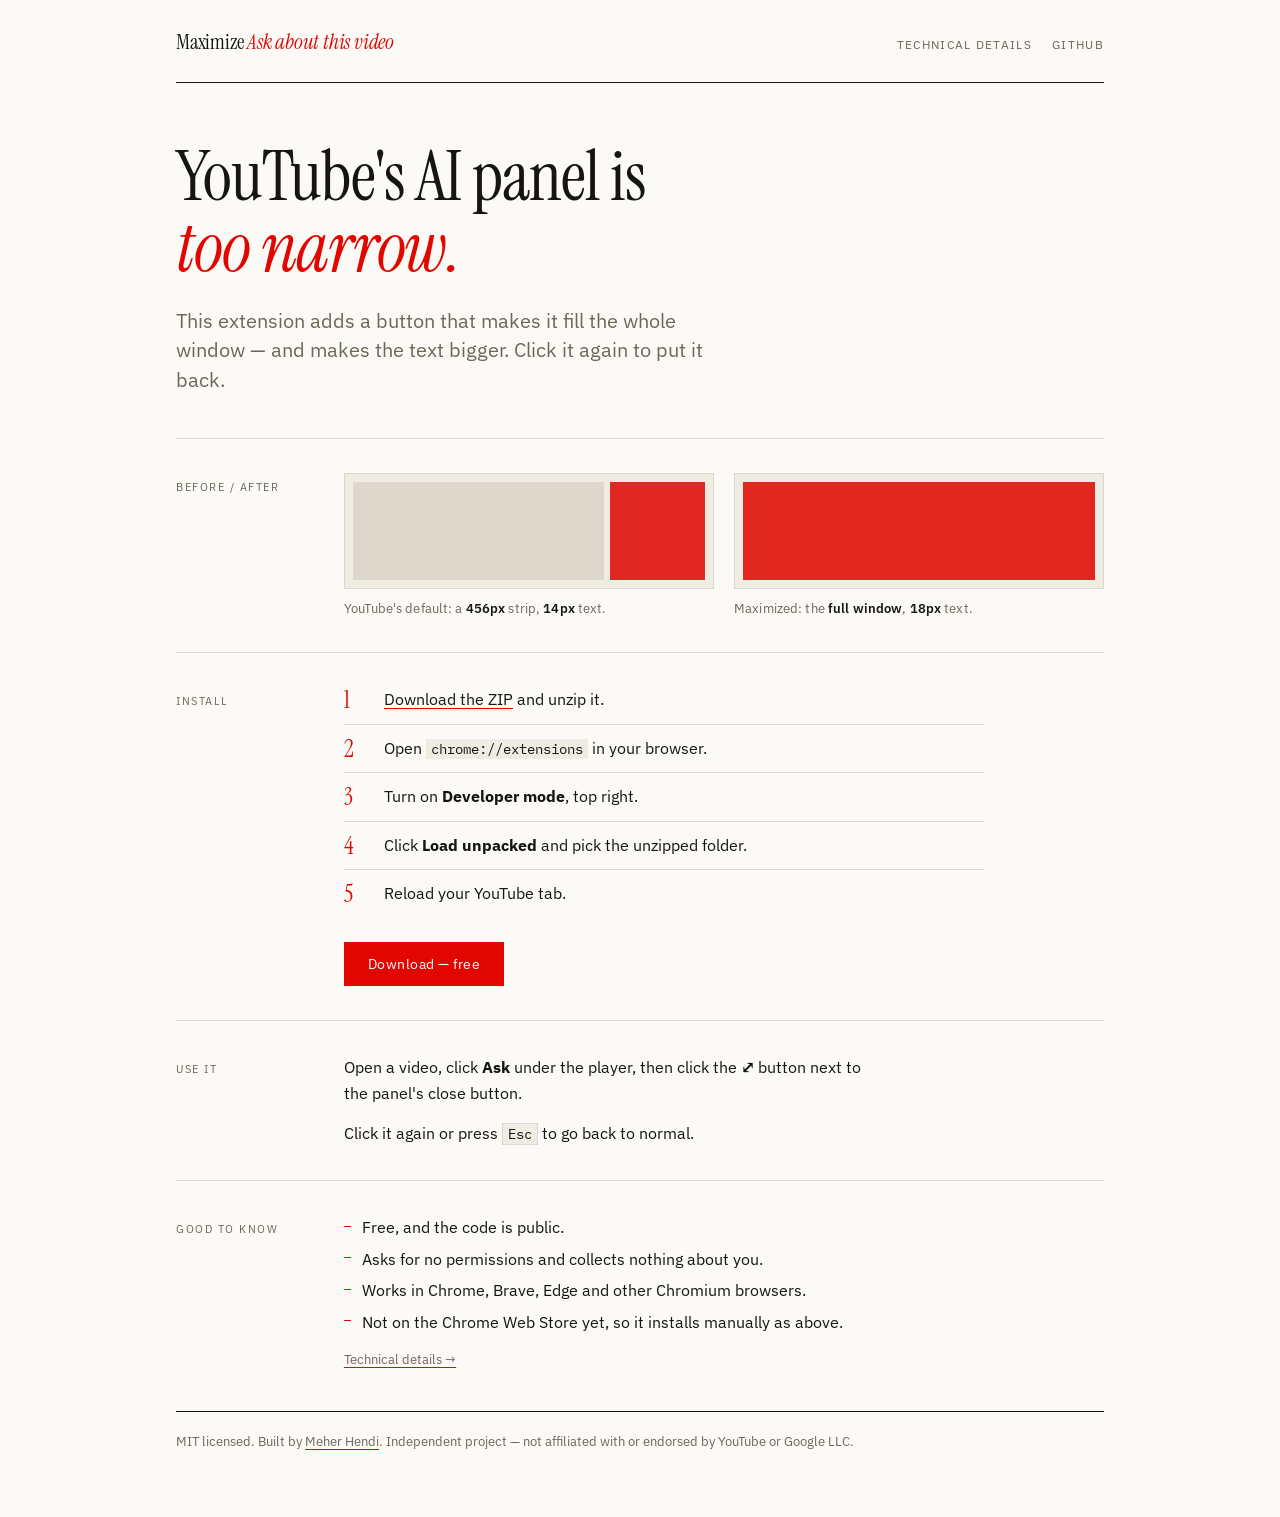
<file: docs/index.html>
<!DOCTYPE html>
<html lang="en">
<head>
<meta charset="utf-8">
<meta name="viewport" content="width=device-width, initial-scale=1">
<title>Maximize "Ask about this video" — full-width YouTube AI panel</title>
<meta name="description" content="A free Chrome extension that makes YouTube's narrow &quot;Ask about this video&quot; AI panel fill the whole browser window, with bigger text. No permissions, no tracking.">
<link rel="canonical" href="https://meherhendi.github.io/youtube-ask-maximizer/">
<link rel="icon" href="icon128.png" type="image/png">

<meta property="og:type" content="website">
<meta property="og:url" content="https://meherhendi.github.io/youtube-ask-maximizer/">
<meta property="og:title" content="Maximize &quot;Ask about this video&quot;">
<meta property="og:description" content="Make YouTube's narrow AI panel fill the whole window, with bigger text. Free and open source.">
<meta property="og:image" content="https://meherhendi.github.io/youtube-ask-maximizer/og.png">
<meta property="og:image:width" content="1200">
<meta property="og:image:height" content="630">
<meta name="twitter:card" content="summary_large_image">
<meta name="twitter:title" content="Maximize &quot;Ask about this video&quot;">
<meta name="twitter:description" content="Make YouTube's narrow AI panel fill the whole window, with bigger text. Free and open source.">
<meta name="twitter:image" content="https://meherhendi.github.io/youtube-ask-maximizer/og.png">

<link rel="preconnect" href="https://fonts.googleapis.com">
<link rel="preconnect" href="https://fonts.gstatic.com" crossorigin>
<link href="https://fonts.googleapis.com/css2?family=IBM+Plex+Mono:wght@400&family=IBM+Plex+Sans:wght@400;600&family=Instrument+Serif:ital@0;1&display=swap" rel="stylesheet">
<link rel="stylesheet" href="style.css">

<script type="application/ld+json">
{
  "@context": "https://schema.org",
  "@type": "SoftwareApplication",
  "@id": "https://meherhendi.github.io/youtube-ask-maximizer/#software",
  "name": "Maximize \"Ask about this video\"",
  "alternateName": "youtube-ask-maximizer",
  "applicationCategory": "BrowserApplication",
  "applicationSubCategory": "Browser Extension",
  "operatingSystem": "Chrome, Brave, Edge, Opera, Vivaldi (Chromium, Manifest V3)",
  "softwareVersion": "1.0.0",
  "description": "A Chrome extension that adds a maximize button to YouTube's \"Ask about this video\" AI panel, expanding it from YouTube's fixed 456px column to the full width of the browser window and increasing its body text from 14px to 18px.",
  "license": "https://opensource.org/licenses/MIT",
  "isAccessibleForFree": true,
  "offers": { "@type": "Offer", "price": "0", "priceCurrency": "USD" },
  "permissions": "none",
  "codeRepository": "https://github.com/meherhendi/youtube-ask-maximizer",
  "author": { "@type": "Person", "name": "Meher Hendi", "url": "https://github.com/meherhendi" },
  "featureList": [
    "Expands the YouTube Ask about this video panel to the full browser window width",
    "Increases panel body text from 14px to 18px while maximized",
    "One-click toggle button next to the panel's Close button",
    "Escape key restores the original width",
    "Requests zero browser permissions"
  ]
}
</script>
</head>
<body>

<div class="shell">

  <header class="masthead">
    <a class="wordmark" href="./">Maximize <em>Ask about this video</em></a>
    <nav>
      <a href="technical.html">Technical details</a>
      <a href="https://github.com/meherhendi/youtube-ask-maximizer">GitHub</a>
    </nav>
  </header>

  <div class="hero">
    <h1>YouTube's AI panel is <em>too narrow.</em></h1>
    <p class="deck">This extension adds a button that makes it fill the whole window &mdash; and makes the text bigger. Click it again to put it back.</p>
  </div>

  <div class="row">
    <h2 class="label">Before / after</h2>
    <div>
      <div class="compare">
        <figure>
          <div class="frame"><span class="stage"></span><span class="strip"></span></div>
          <figcaption>YouTube's default: a <b>456px</b> strip, <b>14px</b> text.</figcaption>
        </figure>
        <figure>
          <div class="frame frame--wide"><span class="stage"></span><span class="strip"></span></div>
          <figcaption>Maximized: the <b>full window</b>, <b>18px</b> text.</figcaption>
        </figure>
      </div>
    </div>
  </div>

  <div class="row">
    <h2 class="label">Install</h2>
    <div>
      <ol class="steps">
        <li><a href="https://github.com/meherhendi/youtube-ask-maximizer/archive/refs/heads/main.zip">Download the ZIP</a> and unzip it.</li>
        <li>Open <code>chrome://extensions</code> in your browser.</li>
        <li>Turn on <strong>Developer mode</strong>, top right.</li>
        <li>Click <strong>Load unpacked</strong> and pick the unzipped folder.</li>
        <li>Reload your YouTube tab.</li>
      </ol>
      <p style="margin-top:20px"><a class="cta" href="https://github.com/meherhendi/youtube-ask-maximizer/archive/refs/heads/main.zip">Download &mdash; free</a></p>
    </div>
  </div>

  <div class="row">
    <h2 class="label">Use it</h2>
    <div>
      <p>Open a video, click <strong>Ask</strong> under the player, then click the <strong>&#10530;</strong> button next to the panel's close button.</p>
      <p>Click it again or press <kbd>Esc</kbd> to go back to normal.</p>
    </div>
  </div>

  <div class="row">
    <h2 class="label">Good to know</h2>
    <div>
      <ul class="plain">
        <li>Free, and the code is public.</li>
        <li>Asks for no permissions and collects nothing about you.</li>
        <li>Works in Chrome, Brave, Edge and other Chromium browsers.</li>
        <li>Not on the Chrome Web Store yet, so it installs manually as above.</li>
      </ul>
      <p class="fine"><a href="technical.html">Technical details &rarr;</a></p>
    </div>
  </div>

  <footer>
    <p class="fine">MIT licensed. Built by <a href="https://github.com/meherhendi">Meher Hendi</a>. Independent project &mdash; not affiliated with or endorsed by YouTube or Google LLC.</p>
  </footer>

</div>
</body>
</html>
</file>
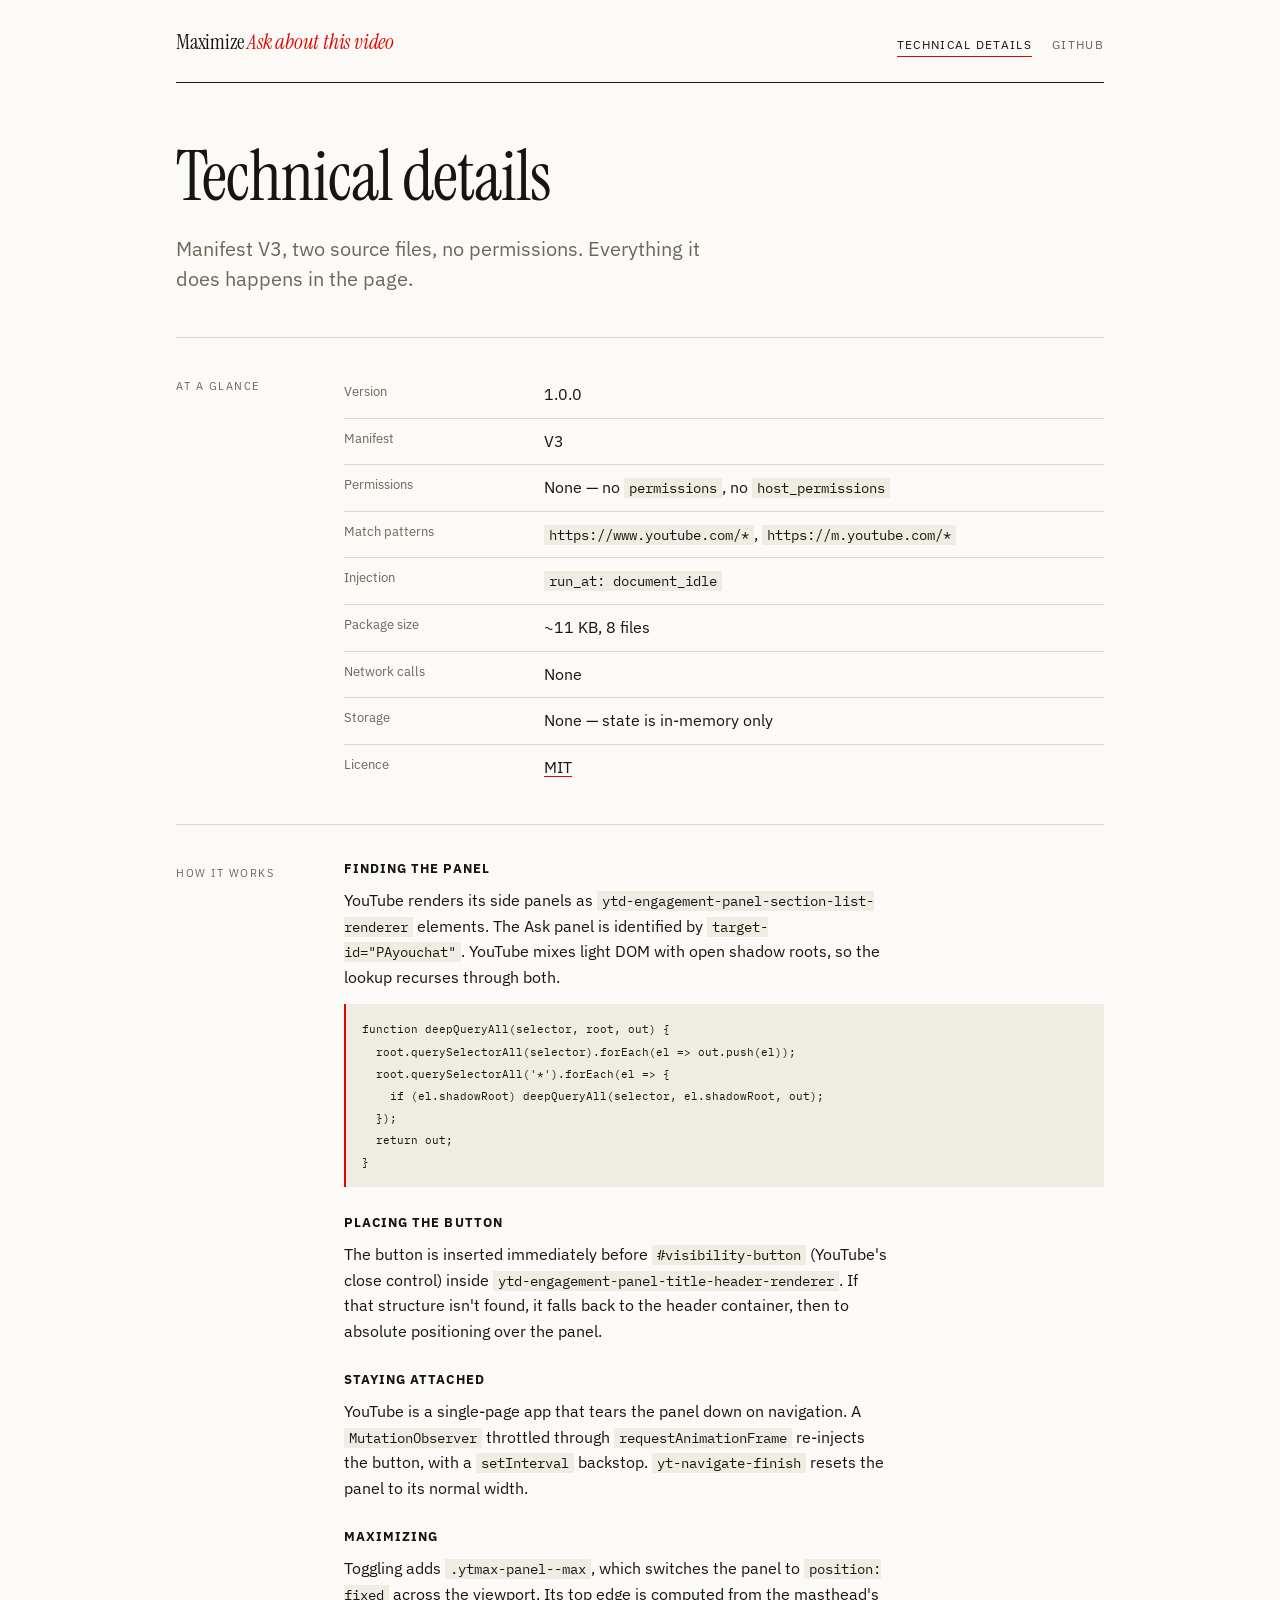
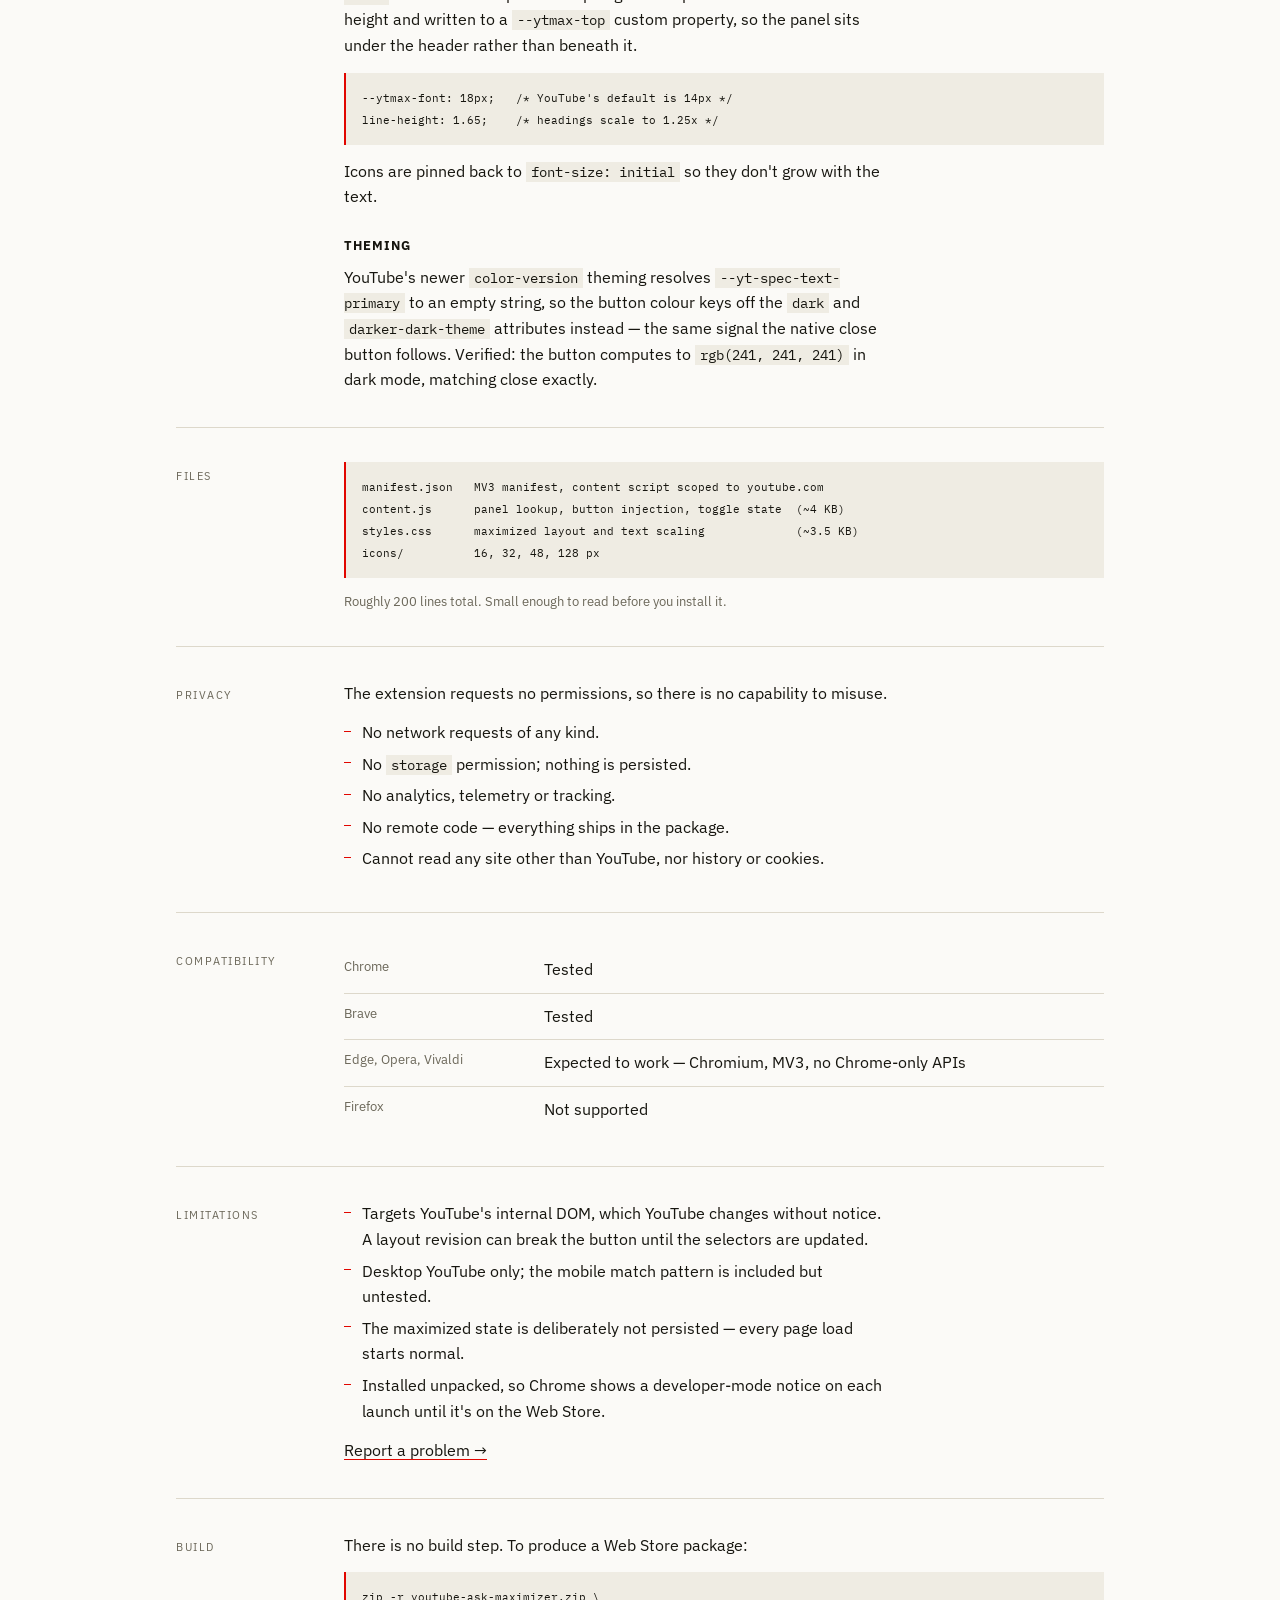
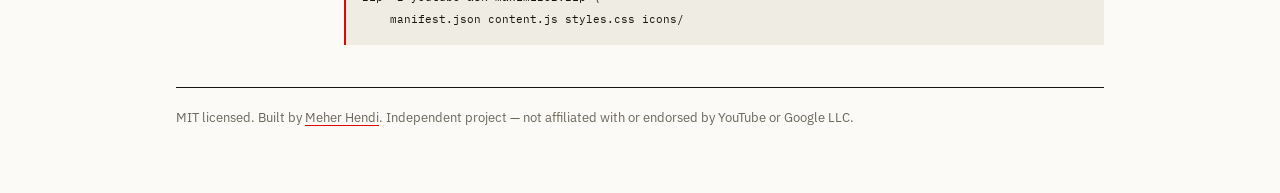
<file: docs/technical.html>
<!DOCTYPE html>
<html lang="en">
<head>
<meta charset="utf-8">
<meta name="viewport" content="width=device-width, initial-scale=1">
<title>Technical details — Maximize "Ask about this video"</title>
<meta name="description" content="How the Maximize &quot;Ask about this video&quot; Chrome extension works: Manifest V3 with zero permissions, shadow-DOM traversal of YouTube's engagement panel, CSS overlay, browser compatibility and known limitations.">
<link rel="canonical" href="https://meherhendi.github.io/youtube-ask-maximizer/technical.html">
<link rel="icon" href="icon128.png" type="image/png">

<meta property="og:type" content="article">
<meta property="og:url" content="https://meherhendi.github.io/youtube-ask-maximizer/technical.html">
<meta property="og:title" content="Technical details — Maximize &quot;Ask about this video&quot;">
<meta property="og:description" content="Manifest V3, zero permissions, shadow-DOM traversal of YouTube's engagement panel. How it works and what can break.">
<meta property="og:image" content="https://meherhendi.github.io/youtube-ask-maximizer/og.png">
<meta name="twitter:card" content="summary_large_image">
<meta name="twitter:image" content="https://meherhendi.github.io/youtube-ask-maximizer/og.png">

<link rel="preconnect" href="https://fonts.googleapis.com">
<link rel="preconnect" href="https://fonts.gstatic.com" crossorigin>
<link href="https://fonts.googleapis.com/css2?family=IBM+Plex+Mono:wght@400&family=IBM+Plex+Sans:wght@400;600&family=Instrument+Serif:ital@0;1&display=swap" rel="stylesheet">
<link rel="stylesheet" href="style.css">

<script type="application/ld+json">
{
  "@context": "https://schema.org",
  "@type": "FAQPage",
  "@id": "https://meherhendi.github.io/youtube-ask-maximizer/technical.html#faq",
  "mainEntity": [
    {
      "@type": "Question",
      "name": "How do I make YouTube's \"Ask about this video\" panel wider?",
      "acceptedAnswer": { "@type": "Answer", "text": "YouTube fixes the \"Ask about this video\" panel at roughly 456px and offers no setting to widen it. The Maximize \"Ask about this video\" extension injects a maximize button into the panel header; clicking it expands the panel to the full width of the browser window." }
    },
    {
      "@type": "Question",
      "name": "What permissions does the Maximize \"Ask about this video\" extension require?",
      "acceptedAnswer": { "@type": "Answer", "text": "None. The Manifest V3 manifest declares no permissions array and no host_permissions array. The extension is one content script plus one stylesheet scoped to www.youtube.com and m.youtube.com. It makes no network requests, stores no data and contains no tracking code." }
    },
    {
      "@type": "Question",
      "name": "Does the extension work in Brave, Edge and other Chromium browsers?",
      "acceptedAnswer": { "@type": "Answer", "text": "Yes. It is a standard Manifest V3 extension using no Chrome-specific APIs, so it runs in Brave, Microsoft Edge, Opera and Vivaldi. Chrome and Brave have been tested directly. Firefox is not supported." }
    },
    {
      "@type": "Question",
      "name": "Will the extension break when YouTube changes its layout?",
      "acceptedAnswer": { "@type": "Answer", "text": "It can. The extension targets YouTube's ytd-engagement-panel-section-list-renderer element and the PAyouchat target-id, which YouTube revises periodically. It includes fallback placement for unfamiliar header structures, but a large layout change can still require an update." }
    }
  ]
}
</script>
</head>
<body>

<div class="shell">

  <header class="masthead">
    <a class="wordmark" href="./">Maximize <em>Ask about this video</em></a>
    <nav>
      <a href="technical.html" aria-current="page">Technical details</a>
      <a href="https://github.com/meherhendi/youtube-ask-maximizer">GitHub</a>
    </nav>
  </header>

  <div class="hero">
    <h1>Technical details</h1>
    <p class="deck">Manifest V3, two source files, no permissions. Everything it does happens in the page.</p>
  </div>

  <div class="row">
    <h2 class="label">At a glance</h2>
    <div>
      <dl class="facts">
        <div><dt>Version</dt><dd>1.0.0</dd></div>
        <div><dt>Manifest</dt><dd>V3</dd></div>
        <div><dt>Permissions</dt><dd>None &mdash; no <code>permissions</code>, no <code>host_permissions</code></dd></div>
        <div><dt>Match patterns</dt><dd><code>https://www.youtube.com/*</code>, <code>https://m.youtube.com/*</code></dd></div>
        <div><dt>Injection</dt><dd><code>run_at: document_idle</code></dd></div>
        <div><dt>Package size</dt><dd>~11&nbsp;KB, 8 files</dd></div>
        <div><dt>Network calls</dt><dd>None</dd></div>
        <div><dt>Storage</dt><dd>None &mdash; state is in-memory only</dd></div>
        <div><dt>Licence</dt><dd><a href="https://github.com/meherhendi/youtube-ask-maximizer/blob/main/LICENSE">MIT</a></dd></div>
      </dl>
    </div>
  </div>

  <div class="row">
    <h2 class="label">How it works</h2>
    <div>
      <h3>Finding the panel</h3>
      <p>YouTube renders its side panels as <code>ytd-engagement-panel-section-list-renderer</code> elements. The Ask panel is identified by <code>target-id="PAyouchat"</code>. YouTube mixes light DOM with open shadow roots, so the lookup recurses through both.</p>
      <pre><code>function deepQueryAll(selector, root, out) {
  root.querySelectorAll(selector).forEach(el =&gt; out.push(el));
  root.querySelectorAll('*').forEach(el =&gt; {
    if (el.shadowRoot) deepQueryAll(selector, el.shadowRoot, out);
  });
  return out;
}</code></pre>

      <h3>Placing the button</h3>
      <p>The button is inserted immediately before <code>#visibility-button</code> (YouTube's close control) inside <code>ytd-engagement-panel-title-header-renderer</code>. If that structure isn't found, it falls back to the header container, then to absolute positioning over the panel.</p>

      <h3>Staying attached</h3>
      <p>YouTube is a single-page app that tears the panel down on navigation. A <code>MutationObserver</code> throttled through <code>requestAnimationFrame</code> re-injects the button, with a <code>setInterval</code> backstop. <code>yt-navigate-finish</code> resets the panel to its normal width.</p>

      <h3>Maximizing</h3>
      <p>Toggling adds <code>.ytmax-panel--max</code>, which switches the panel to <code>position: fixed</code> across the viewport. Its top edge is computed from the masthead's height and written to a <code>--ytmax-top</code> custom property, so the panel sits under the header rather than beneath it.</p>
      <pre><code>--ytmax-font: 18px;   /* YouTube's default is 14px */
line-height: 1.65;    /* headings scale to 1.25x */</code></pre>
      <p>Icons are pinned back to <code>font-size: initial</code> so they don't grow with the text.</p>

      <h3>Theming</h3>
      <p>YouTube's newer <code>color-version</code> theming resolves <code>--yt-spec-text-primary</code> to an empty string, so the button colour keys off the <code>dark</code> and <code>darker-dark-theme</code> attributes instead &mdash; the same signal the native close button follows. Verified: the button computes to <code>rgb(241, 241, 241)</code> in dark mode, matching close exactly.</p>
    </div>
  </div>

  <div class="row">
    <h2 class="label">Files</h2>
    <div>
      <pre><code>manifest.json   MV3 manifest, content script scoped to youtube.com
content.js      panel lookup, button injection, toggle state  (~4 KB)
styles.css      maximized layout and text scaling             (~3.5 KB)
icons/          16, 32, 48, 128 px</code></pre>
      <p class="fine">Roughly 200 lines total. Small enough to read before you install it.</p>
    </div>
  </div>

  <div class="row">
    <h2 class="label">Privacy</h2>
    <div>
      <p>The extension requests no permissions, so there is no capability to misuse.</p>
      <ul class="plain">
        <li>No network requests of any kind.</li>
        <li>No <code>storage</code> permission; nothing is persisted.</li>
        <li>No analytics, telemetry or tracking.</li>
        <li>No remote code &mdash; everything ships in the package.</li>
        <li>Cannot read any site other than YouTube, nor history or cookies.</li>
      </ul>
    </div>
  </div>

  <div class="row">
    <h2 class="label">Compatibility</h2>
    <div>
      <dl class="facts">
        <div><dt>Chrome</dt><dd>Tested</dd></div>
        <div><dt>Brave</dt><dd>Tested</dd></div>
        <div><dt>Edge, Opera, Vivaldi</dt><dd>Expected to work &mdash; Chromium, MV3, no Chrome-only APIs</dd></div>
        <div><dt>Firefox</dt><dd>Not supported</dd></div>
      </dl>
    </div>
  </div>

  <div class="row">
    <h2 class="label">Limitations</h2>
    <div>
      <ul class="plain">
        <li>Targets YouTube's internal DOM, which YouTube changes without notice. A layout revision can break the button until the selectors are updated.</li>
        <li>Desktop YouTube only; the mobile match pattern is included but untested.</li>
        <li>The maximized state is deliberately not persisted &mdash; every page load starts normal.</li>
        <li>Installed unpacked, so Chrome shows a developer-mode notice on each launch until it's on the Web Store.</li>
      </ul>
      <p><a href="https://github.com/meherhendi/youtube-ask-maximizer/issues">Report a problem &rarr;</a></p>
    </div>
  </div>

  <div class="row">
    <h2 class="label">Build</h2>
    <div>
      <p>There is no build step. To produce a Web Store package:</p>
      <pre><code>zip -r youtube-ask-maximizer.zip \
    manifest.json content.js styles.css icons/</code></pre>
    </div>
  </div>

  <footer>
    <p class="fine">MIT licensed. Built by <a href="https://github.com/meherhendi">Meher Hendi</a>. Independent project &mdash; not affiliated with or endorsed by YouTube or Google LLC.</p>
  </footer>

</div>
</body>
</html>
</file>
<file: docs/style.css>
:root {
  --paper: #fbfaf7;
  --ink: #16150f;
  --ink-soft: #6b6759;
  --rule: #ddd8cb;
  --accent: #e10600;
  --panel: #efece3;
  --measure: 34rem;
}

@media (prefers-color-scheme: dark) {
  :root:not([data-theme="light"]) {
    --paper: #101010;
    --ink: #f2efe6;
    --ink-soft: #918c7e;
    --rule: #2b2a27;
    --accent: #ff2d20;
    --panel: #1a1917;
  }
}
:root[data-theme="dark"] {
  --paper: #101010;
  --ink: #f2efe6;
  --ink-soft: #918c7e;
  --rule: #2b2a27;
  --accent: #ff2d20;
  --panel: #1a1917;
}

*, *::before, *::after { box-sizing: border-box; }

html { -webkit-text-size-adjust: 100%; }

body {
  margin: 0;
  background: var(--paper);
  color: var(--ink);
  font-family: "IBM Plex Sans", -apple-system, BlinkMacSystemFont, "Segoe UI", sans-serif;
  font-size: 16px;
  line-height: 1.6;
  -webkit-font-smoothing: antialiased;
}

.shell { max-width: 60rem; margin: 0 auto; padding: 0 16px; }

/* ---- header ---- */
.masthead {
  display: flex;
  align-items: baseline;
  justify-content: space-between;
  gap: 16px;
  padding: 26px 0 22px;
  border-bottom: 1px solid var(--ink);
}
.wordmark {
  font-family: "Instrument Serif", Georgia, serif;
  font-size: 21px;
  letter-spacing: -0.01em;
  text-decoration: none;
  color: inherit;
  white-space: nowrap;
}
.wordmark em { font-style: italic; color: var(--accent); }
.masthead nav { display: flex; gap: 20px; flex-wrap: wrap; }
.masthead nav a {
  font-size: 12px;
  letter-spacing: 0.11em;
  text-transform: uppercase;
  text-decoration: none;
  color: var(--ink-soft);
  padding-bottom: 2px;
  border-bottom: 1px solid transparent;
}
.masthead nav a:hover { color: var(--ink); border-bottom-color: var(--accent); }
.masthead nav a[aria-current] { color: var(--ink); border-bottom-color: var(--accent); }

/* ---- editorial two-column rows ---- */
.row {
  display: grid;
  grid-template-columns: 8.5rem 1fr;
  gap: 8px 32px;
  padding: 34px 0;
  border-bottom: 1px solid var(--rule);
}
.row:last-of-type { border-bottom: 0; }
.label {
  font-size: 11px;
  letter-spacing: 0.14em;
  text-transform: uppercase;
  color: var(--ink-soft);
  padding-top: 6px;
}
.row > div > *:first-child { margin-top: 0; }
.row > div > *:last-child { margin-bottom: 0; }

/* ---- hero ---- */
.hero { padding: 58px 0 44px; border-bottom: 1px solid var(--rule); }
h1 {
  font-family: "Instrument Serif", Georgia, serif;
  font-weight: 400;
  font-size: clamp(2.6rem, 7.5vw, 4.4rem);
  line-height: 1.02;
  letter-spacing: -0.015em;
  margin: 0 0 22px;
  max-width: 17ch;
}
h1 em { font-style: italic; color: var(--accent); }
.deck {
  font-size: clamp(1.05rem, 2.2vw, 1.22rem);
  line-height: 1.5;
  color: var(--ink-soft);
  max-width: var(--measure);
  margin: 0;
}

/* ---- before / after diagram ---- */
.compare { display: grid; grid-template-columns: 1fr 1fr; gap: 20px; margin: 0; }
.compare figure { margin: 0; }
.frame {
  border: 1px solid var(--rule);
  background: var(--panel);
  height: 116px;
  padding: 8px;
  display: flex;
  gap: 6px;
  position: relative;
}
.frame .stage { flex: 1; background: var(--rule); }
.frame .strip { width: 27%; background: var(--accent); opacity: 0.85; }
.frame--wide .stage { opacity: 0.3; }
.frame--wide .strip {
  position: absolute;
  inset: 8px;
  width: auto;
}
.compare figcaption {
  font-size: 12.5px;
  color: var(--ink-soft);
  margin-top: 9px;
  letter-spacing: 0.01em;
}
.compare b { color: var(--ink); font-weight: 600; }

/* ---- steps ---- */
ol.steps { list-style: none; margin: 0; padding: 0; counter-reset: s; }
ol.steps li {
  counter-increment: s;
  position: relative;
  padding: 11px 0 11px 2.5rem;
  border-top: 1px solid var(--rule);
  max-width: 40rem;
}
ol.steps li:first-child { border-top: 0; padding-top: 0; }
/* The numeral is positioned, not a grid cell: the list items hold mixed inline
   content, which a grid container would explode into one item per child. */
ol.steps li::before {
  content: counter(s);
  position: absolute;
  left: 0;
  top: 11px;
  width: 2.5rem;
  font-family: "Instrument Serif", Georgia, serif;
  font-size: 24px;
  line-height: 1.6rem;
  color: var(--accent);
}
ol.steps li:first-child::before { top: 0; }

/* ---- text ---- */
h2 {
  font-family: "Instrument Serif", Georgia, serif;
  font-weight: 400;
  font-size: 1.85rem;
  line-height: 1.15;
  letter-spacing: -0.01em;
  margin: 0 0 12px;
}
/* Section labels are real headings for document structure, styled as labels. */
h2.label {
  font-family: "IBM Plex Sans", -apple-system, BlinkMacSystemFont, "Segoe UI", sans-serif;
  font-size: 11px;
  font-weight: 400;
  line-height: 1.6;
  letter-spacing: 0.14em;
  text-transform: uppercase;
  color: var(--ink-soft);
  margin: 0;
  padding-top: 6px;
}

h3 {
  font-size: 13px;
  letter-spacing: 0.08em;
  text-transform: uppercase;
  margin: 26px 0 8px;
}
p { margin: 0 0 14px; max-width: var(--measure); }
a { color: inherit; text-decoration-color: var(--accent); text-underline-offset: 3px; }
a:hover { color: var(--accent); }

code, kbd {
  font-family: "IBM Plex Mono", ui-monospace, Menlo, Consolas, monospace;
  font-size: 0.875em;
  background: var(--panel);
  padding: 1px 5px;
}
kbd { border: 1px solid var(--rule); }
pre {
  font-family: "IBM Plex Mono", ui-monospace, Menlo, Consolas, monospace;
  font-size: 13px;
  line-height: 1.7;
  background: var(--panel);
  border-left: 2px solid var(--accent);
  padding: 14px 16px;
  overflow-x: auto;
  margin: 0 0 14px;
}
pre code { background: none; padding: 0; }

ul.plain { list-style: none; margin: 0 0 14px; padding: 0; max-width: var(--measure); }
ul.plain li { padding-left: 18px; position: relative; margin-bottom: 6px; }
ul.plain li::before {
  content: "";
  position: absolute;
  left: 0; top: 0.66em;
  width: 7px; height: 1px;
  background: var(--accent);
}

dl.facts { margin: 0; }
dl.facts > div {
  display: grid;
  grid-template-columns: 11rem 1fr;
  gap: 4px 24px;
  padding: 10px 0;
  border-top: 1px solid var(--rule);
}
dl.facts > div:first-child { border-top: 0; }
dl.facts dt { font-size: 13px; color: var(--ink-soft); }
dl.facts dd { margin: 0; }

.cta {
  display: inline-block;
  margin-top: 4px;
  background: var(--accent);
  color: #fff;
  text-decoration: none;
  padding: 11px 24px;
  font-size: 14px;
  letter-spacing: 0.03em;
}
.cta:hover { color: #fff; opacity: 0.88; }

.fine {
  font-size: 12.5px;
  color: var(--ink-soft);
  line-height: 1.55;
  max-width: 46rem;
}

footer {
  border-top: 1px solid var(--ink);
  margin-top: 8px;
  padding: 20px 0 52px;
}

@media (max-width: 640px) {
  .row { grid-template-columns: 1fr; gap: 10px; padding: 28px 0; }
  .label { padding-top: 0; }
  .compare { grid-template-columns: 1fr; }
  dl.facts > div { grid-template-columns: 1fr; }
  .masthead { flex-direction: column; align-items: flex-start; gap: 12px; }
}
</file>
